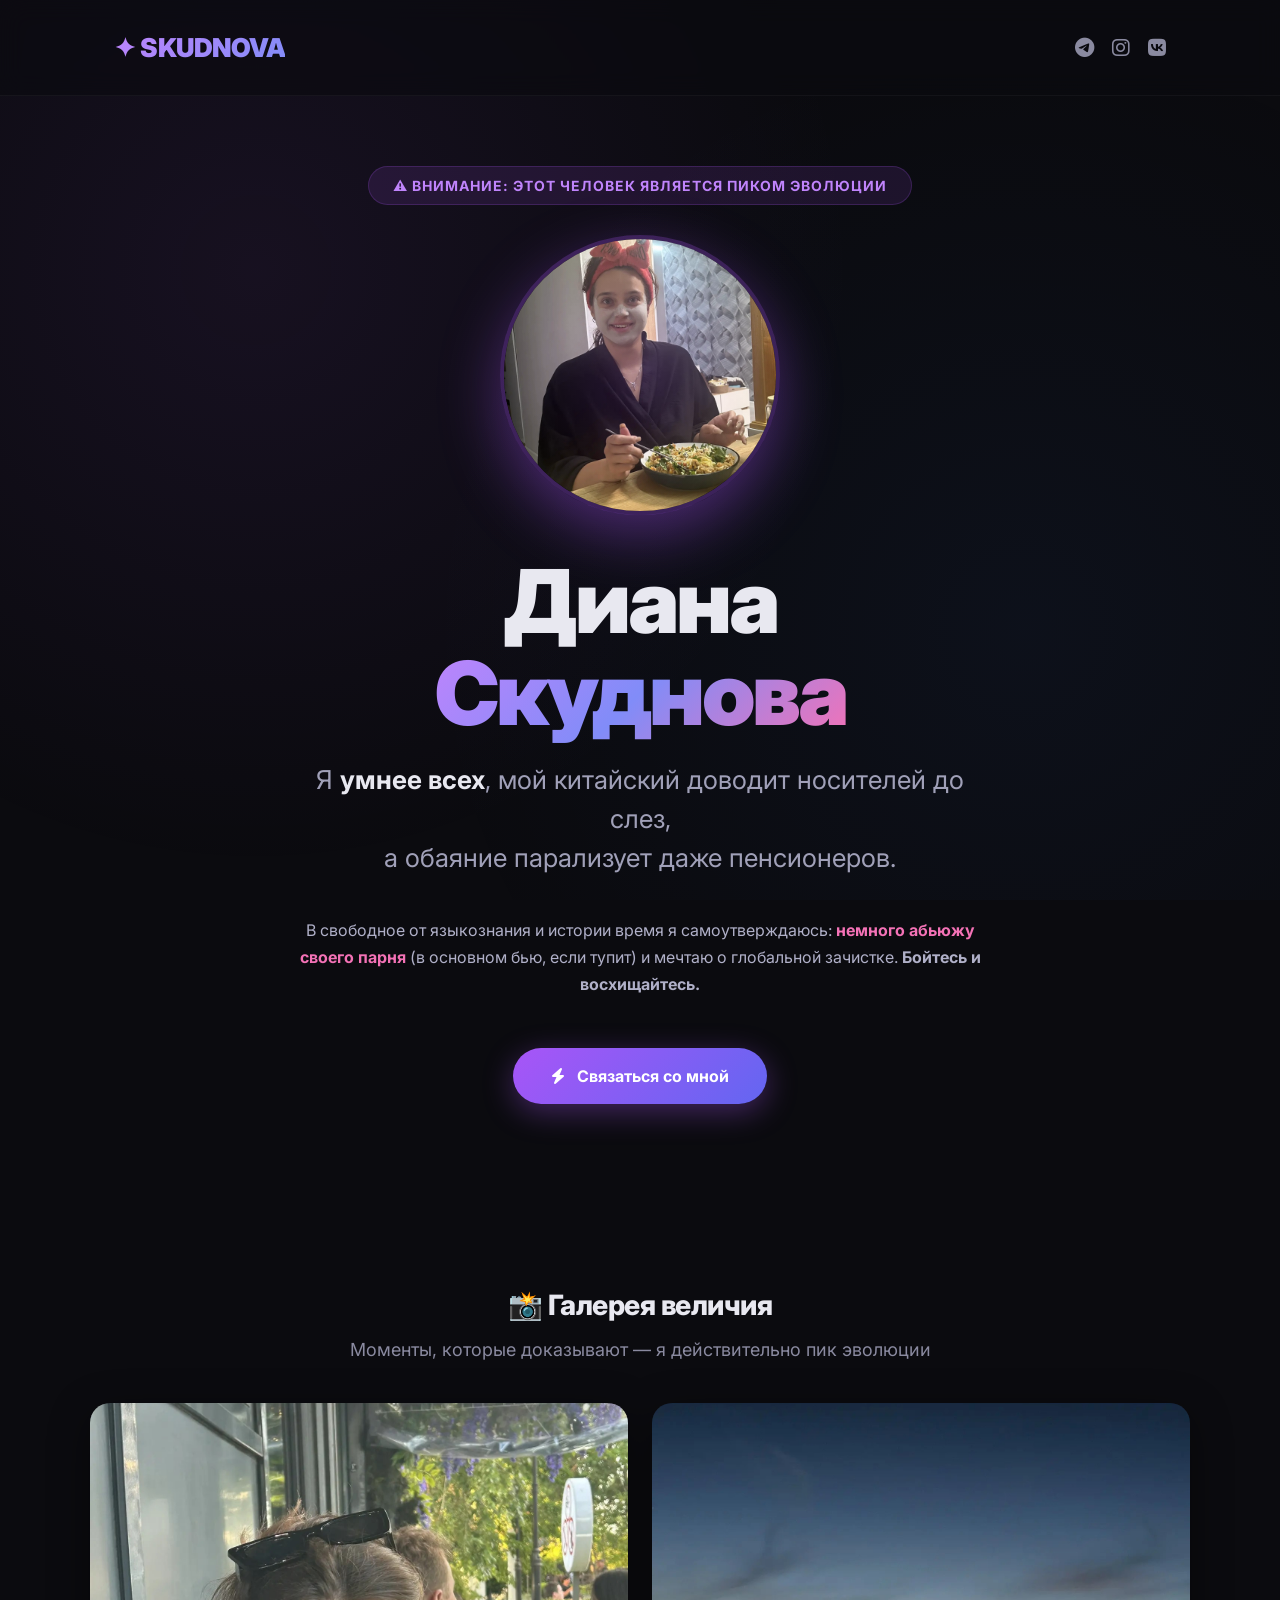
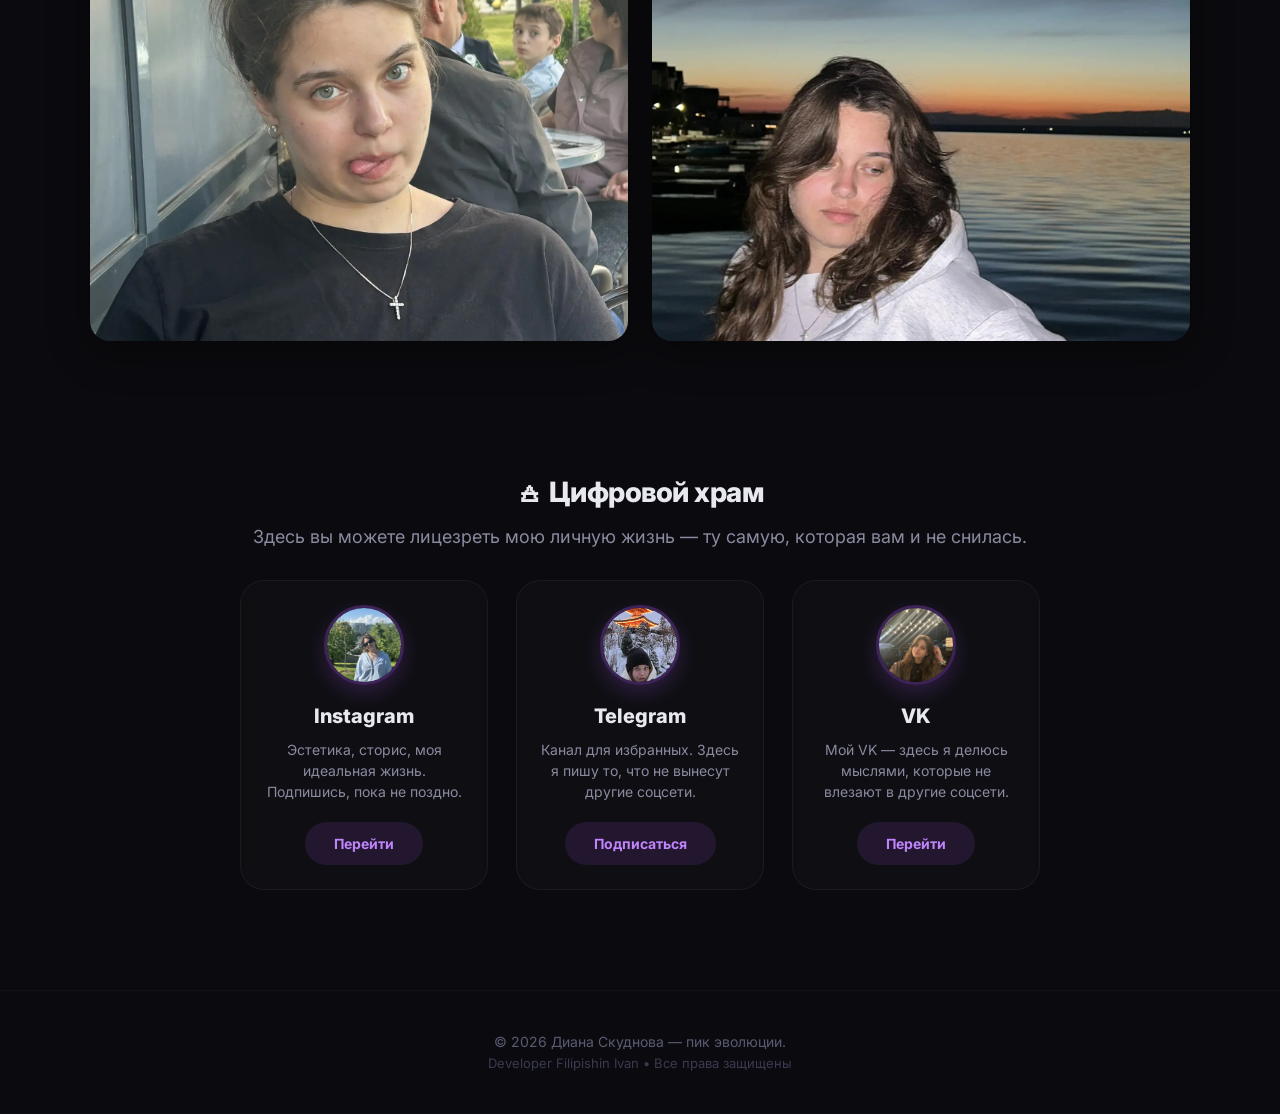
<file: index.html>
<!DOCTYPE html>
<html lang="ru">
<head>
    <meta charset="UTF-8" />
    <meta name="viewport" content="width=device-width, initial-scale=1.0" />
    <title>Диана Скуднова — Пик Эволюции</title>
    <link rel="preconnect" href="https://fonts.googleapis.com" />
    <link rel="preconnect" href="https://fonts.gstatic.com" crossorigin />
    <link href="https://fonts.googleapis.com/css2?family=Inter:opsz,wght@14..32,400;14..32,700;14..32,800;14..32,900&display=swap" rel="stylesheet" />
    <link rel="stylesheet" href="https://cdnjs.cloudflare.com/ajax/libs/font-awesome/6.5.0/css/all.min.css" />
    <link rel="stylesheet" href="style.css" />
</head>
<body>

    <!-- Анимированный фон -->
    <div class="bg-glow"></div>

    <!-- ШАПКА -->
    <header>
        <div class="container header-flex">
            <div class="logo">✦ SKUDNOVA</div>
            <div class="header-socials">
                <a href="#" data-social="telegram" class="social-link" aria-label="Telegram"><i class="fab fa-telegram-plane"></i></a>
                <a href="#" data-social="instagram" class="social-link" aria-label="Instagram"><i class="fab fa-instagram"></i></a>
                <a href="#" data-social="vk" class="social-link" aria-label="VK"><i class="fab fa-vk"></i></a>
            </div>
        </div>
    </header>

    <!-- ГЛАВНЫЙ БЛОК -->
    <section class="hero container">
        <div class="hero-badge">⚠️ Внимание: Этот человек является пиком эволюции</div>

        <!-- Главное фото -->
        <div class="hero-image-wrapper">
            <div class="hero-image">
                <img src="image/2e011817-6782-41d2-a543-ea348dd3446b.jfif" alt="Диана Скуднова" />
                <div class="image-glow"></div>
            </div>
        </div>

        <h1>
            Диана <br /><span class="highlight">Скуднова</span>
        </h1>
        <p class="subhead">
            Я <strong>умнее всех</strong>, мой китайский доводит носителей до слез,<br />
            а обаяние парализует даже пенсионеров.
        </p>
        <div class="hero-description">
            В свободное от языкознания и истории время я самоутверждаюсь: <span>немного абьюжу своего парня</span> (в основном бью, если тупит) и мечтаю о глобальной зачистке. <strong>Бойтесь и восхищайтесь.</strong>
        </div>
        <div class="hero-buttons">
            <a href="#social-section" class="btn btn-primary" id="scrollToSocial"><i class="fas fa-bolt"></i> Связаться со мной</a>
        </div>
    </section>

    <!-- ГАЛЕРЕЯ ФОТО -->
    <section class="gallery-section container">
        <h2 class="section-title">📸 Галерея величия</h2>
        <p class="section-subtitle">
            Моменты, которые доказывают — я действительно пик эволюции
        </p>
        <div class="gallery-grid" id="galleryGrid">
            <!-- Фото будут добавлены через JavaScript -->
        </div>
    </section>

    <!-- СОЦИАЛЬНЫЕ СЕТИ (цифровой храм) -->
    <section id="social-section" class="social-section container">
        <h2 class="section-title">🜁 Цифровой храм</h2>
        <p class="section-subtitle">
            Здесь вы можете лицезреть мою личную жизнь — ту самую, которая вам и не снилась.
        </p>

        <div class="social-grid" id="socialGrid">
            <!-- Карточки будут вставлены через JavaScript -->
        </div>
    </section>

    <!-- ПОДВАЛ -->
    <footer>
        <div class="container">
            <p>
                © 2026 Диана Скуднова — пик эволюции.
                <br />
                <span class="footer-dev">
                    Developer Filipishin Ivan • Все права защищены
                </span>
            </p>
        </div>
    </footer>

    <script src="script.js"></script>
</body>
</html>
</file>
<file: style.css>
/* ——— СБРОС И БАЗА ——— */
* {
    margin: 0;
    padding: 0;
    box-sizing: border-box;
}

body {
    font-family: 'Inter', sans-serif;
    background: #0b0b0f;
    color: #e8e8f0;
    line-height: 1.5;
    overflow-x: hidden;
}

html {
    scroll-behavior: smooth;
}

::-webkit-scrollbar {
    width: 6px;
}
::-webkit-scrollbar-track {
    background: #16161e;
}
::-webkit-scrollbar-thumb {
    background: #a855f7;
    border-radius: 10px;
}

.container {
    max-width: 1100px;
    margin: 0 auto;
    padding: 0 24px;
}

/* ——— АНИМИРОВАННЫЙ ФОН ——— */
.bg-glow {
    position: fixed;
    top: 0;
    left: 0;
    width: 100%;
    height: 100%;
    z-index: -1;
    background: radial-gradient(circle at 20% 30%, rgba(168, 85, 247, 0.08), transparent 50%),
                radial-gradient(circle at 80% 70%, rgba(59, 130, 246, 0.05), transparent 50%);
}

/* ——— ШАПКА ——— */
header {
    padding: 28px 0;
    border-bottom: 1px solid rgba(255, 255, 255, 0.04);
    backdrop-filter: blur(12px);
    background: rgba(11, 11, 15, 0.6);
    position: sticky;
    top: 0;
    z-index: 50;
}

.header-flex {
    display: flex;
    justify-content: space-between;
    align-items: center;
    flex-wrap: wrap;
    gap: 16px;
}

.logo {
    font-size: 26px;
    font-weight: 900;
    letter-spacing: -0.5px;
    background: linear-gradient(135deg, #c084fc, #818cf8);
    -webkit-background-clip: text;
    -webkit-text-fill-color: transparent;
    background-clip: text;
}

.header-socials {
    display: flex;
    gap: 18px;
}

.header-socials a {
    color: #8a8aa0;
    font-size: 20px;
    transition: all 0.3s ease;
    cursor: pointer;
    text-decoration: none;
}

.header-socials a:hover {
    color: #c084fc;
    transform: translateY(-2px) scale(1.1);
}

/* ——— ГЛАВНЫЙ БЛОК ——— */
.hero {
    padding: 70px 0 100px;
    display: flex;
    flex-direction: column;
    align-items: center;
    text-align: center;
}

.hero-badge {
    display: inline-block;
    background: rgba(168, 85, 247, 0.12);
    border: 1px solid rgba(168, 85, 247, 0.2);
    padding: 8px 24px;
    border-radius: 60px;
    font-size: 14px;
    font-weight: 700;
    letter-spacing: 1px;
    text-transform: uppercase;
    color: #c084fc;
    margin-bottom: 30px;
    animation: fadeUp 1s ease forwards;
}

.hero-image-wrapper {
    display: flex;
    justify-content: center;
    margin-bottom: 40px;
    animation: fadeUp 1s ease 0.05s forwards;
    opacity: 0;
}

.hero-image {
    position: relative;
    width: 280px;
    height: 280px;
    border-radius: 50%;
    overflow: hidden;
    box-shadow: 0 20px 60px rgba(168, 85, 247, 0.4);
    border: 4px solid rgba(168, 85, 247, 0.3);
    transition: all 0.4s ease;
}

.hero-image:hover {
    transform: scale(1.05) rotate(2deg);
    box-shadow: 0 30px 80px rgba(168, 85, 247, 0.6);
    border-color: rgba(168, 85, 247, 0.6);
}

.hero-image img {
    width: 100%;
    height: 100%;
    object-fit: cover;
    display: block;
}

.image-glow {
    position: absolute;
    top: 0;
    left: 0;
    right: 0;
    bottom: 0;
    background: radial-gradient(circle at center, rgba(168, 85, 247, 0.2), transparent 70%);
    pointer-events: none;
}

.hero h1 {
    font-size: clamp(44px, 10vw, 88px);
    font-weight: 900;
    line-height: 1.05;
    letter-spacing: -3px;
    margin-bottom: 20px;
    animation: fadeUp 1s ease 0.1s forwards;
    opacity: 0;
}

.hero h1 .highlight {
    background: linear-gradient(135deg, #c084fc, #818cf8, #f472b6);
    -webkit-background-clip: text;
    -webkit-text-fill-color: transparent;
    background-clip: text;
}

.hero .subhead {
    font-size: clamp(18px, 2.5vw, 26px);
    color: #a0a0b8;
    max-width: 700px;
    margin-bottom: 40px;
    font-weight: 400;
    animation: fadeUp 1s ease 0.2s forwards;
    opacity: 0;
}

.hero .subhead strong {
    color: #e8e8f0;
    font-weight: 700;
}

.hero-description {
    font-size: clamp(16px, 1.2vw, 20px);
    color: #b0b0c8;
    max-width: 720px;
    margin-bottom: 50px;
    line-height: 1.7;
    animation: fadeUp 1s ease 0.3s forwards;
    opacity: 0;
}

.hero-description span {
    color: #f472b6;
    font-weight: 700;
}

.hero-buttons {
    display: flex;
    flex-wrap: wrap;
    justify-content: center;
    gap: 18px;
    animation: fadeUp 1s ease 0.4s forwards;
    opacity: 0;
}

.btn {
    display: inline-flex;
    align-items: center;
    gap: 12px;
    padding: 16px 38px;
    border-radius: 60px;
    font-weight: 700;
    font-size: 16px;
    text-decoration: none;
    transition: all 0.3s ease;
    border: none;
    cursor: pointer;
}

.btn-primary {
    background: linear-gradient(135deg, #a855f7, #6366f1);
    color: #fff;
    box-shadow: 0 8px 30px rgba(168, 85, 247, 0.35);
}

.btn-primary:hover {
    transform: translateY(-4px);
    box-shadow: 0 14px 45px rgba(168, 85, 247, 0.5);
}

/* ——— ГАЛЕРЕЯ ——— */
.gallery-section {
    padding: 80px 0 100px;
}

.section-title {
    font-size: 28px;
    font-weight: 800;
    margin-bottom: 10px;
    letter-spacing: -0.5px;
    text-align: center;
}

.section-subtitle {
    color: #8a8aa0;
    margin-bottom: 30px;
    font-size: 18px;
    text-align: center;
}

.gallery-grid {
    display: grid;
    grid-template-columns: repeat(auto-fit, minmax(280px, 1fr));
    gap: 24px;
    margin-top: 40px;
    max-width: 1200px;
    margin-left: auto;
    margin-right: auto;
}

.gallery-item {
    position: relative;
    border-radius: 20px;
    overflow: hidden;
    aspect-ratio: 1;
    box-shadow: 0 10px 40px rgba(0, 0, 0, 0.4);
    cursor: pointer;
    transition: all 0.4s cubic-bezier(0.25, 0.46, 0.45, 0.94);
    opacity: 0;
    transform: translateY(40px);
    background: rgba(255, 255, 255, 0.02);
}

.gallery-item.visible {
    opacity: 1;
    transform: translateY(0);
}

.gallery-item:hover {
    transform: translateY(-10px) scale(1.02);
    box-shadow: 0 20px 60px rgba(168, 85, 247, 0.4);
}

.gallery-item img {
    width: 100%;
    height: 100%;
    object-fit: cover;
    transition: transform 0.5s ease;
}

.gallery-item:hover img {
    transform: scale(1.1);
}

.gallery-overlay {
    position: absolute;
    bottom: 0;
    left: 0;
    right: 0;
    background: linear-gradient(to top, rgba(11, 11, 15, 0.9), transparent);
    padding: 30px 20px 20px;
    opacity: 0;
    transition: opacity 0.3s ease;
}

.gallery-item:hover .gallery-overlay {
    opacity: 1;
}

.gallery-overlay p {
    color: #e8e8f0;
    font-size: 14px;
    font-weight: 600;
}

/* ——— СОЦИАЛЬНЫЕ СЕТИ ——— */
.social-section {
    padding: 30px 0 100px;
    scroll-margin-top: 80px;
}

.social-grid {
    display: grid;
    grid-template-columns: repeat(auto-fit, minmax(200px, 1fr));
    gap: 28px;
    margin-top: 20px;
    max-width: 800px;
    margin-left: auto;
    margin-right: auto;
}

.social-card {
    background: rgba(255, 255, 255, 0.02);
    border: 1px solid rgba(255, 255, 255, 0.05);
    border-radius: 24px;
    padding: 24px;
    text-align: center;
    backdrop-filter: blur(8px);
    transition: all 0.4s cubic-bezier(0.25, 0.46, 0.45, 0.94);
    position: relative;
    overflow: hidden;
}

.social-card::before {
    content: '';
    position: absolute;
    top: 0;
    left: 0;
    right: 0;
    bottom: 0;
    background: radial-gradient(circle at center, rgba(168, 85, 247, 0.05), transparent 70%);
    opacity: 0;
    transition: opacity 0.4s;
}

.social-card:hover {
    transform: translateY(-10px) scale(1.02);
    border-color: rgba(168, 85, 247, 0.3);
    box-shadow: 0 20px 60px rgba(0, 0, 0, 0.5);
}

.social-card:hover::before {
    opacity: 1;
}

.social-card-image {
    width: 80px;
    height: 80px;
    border-radius: 50%;
    overflow: hidden;
    margin: 0 auto 16px;
    border: 3px solid rgba(168, 85, 247, 0.3);
    box-shadow: 0 8px 20px rgba(168, 85, 247, 0.2);
}

.social-card-image img {
    width: 100%;
    height: 100%;
    object-fit: cover;
}

.social-card .icon {
    font-size: 44px;
    margin-bottom: 18px;
    display: block;
    color: #c084fc;
    transition: transform 0.3s;
}

.social-card:hover .icon {
    transform: scale(1.1) rotate(-4deg);
}

.social-card h3 {
    font-size: 20px;
    font-weight: 800;
    margin-bottom: 8px;
}

.social-card p {
    color: #8a8aa0;
    font-size: 14px;
    margin-bottom: 20px;
}

.social-card .btn-small {
    display: inline-block;
    padding: 10px 28px;
    border-radius: 40px;
    background: rgba(168, 85, 247, 0.12);
    color: #c084fc;
    font-weight: 700;
    font-size: 14px;
    text-decoration: none;
    transition: all 0.3s;
    cursor: pointer;
    border: 1px solid transparent;
}

.social-card .btn-small:hover {
    background: #a855f7;
    color: #fff;
    transform: scale(1.05);
    border-color: #a855f7;
    box-shadow: 0 0 25px rgba(168, 85, 247, 0.3);
}

/* ——— ПОДВАЛ ——— */
footer {
    padding: 40px 0;
    border-top: 1px solid rgba(255, 255, 255, 0.04);
    text-align: center;
    color: #5a5a72;
    font-size: 14px;
}

footer a {
    color: #8a8aa0;
    text-decoration: none;
}

footer a:hover {
    color: #c084fc;
}

.footer-dev {
    font-size: 13px;
    color: #3a3a52;
}

/* ——— АНИМАЦИИ ——— */
@keyframes fadeUp {
    0% { opacity: 0; transform: translateY(30px); }
    100% { opacity: 1; transform: translateY(0); }
}

/* ——— LIGHTBOX ——— */
.lightbox {
    display: none;
    position: fixed;
    top: 0;
    left: 0;
    width: 100%;
    height: 100%;
    background: rgba(11, 11, 15, 0.95);
    z-index: 1000;
    justify-content: center;
    align-items: center;
    padding: 20px;
}

.lightbox.active {
    display: flex;
}

.lightbox img {
    max-width: 90%;
    max-height: 90%;
    object-fit: contain;
    border-radius: 12px;
    box-shadow: 0 20px 80px rgba(0, 0, 0, 0.8);
}

.lightbox-close {
    position: absolute;
    top: 30px;
    right: 40px;
    font-size: 40px;
    color: #e8e8f0;
    cursor: pointer;
    transition: color 0.3s;
}

.lightbox-close:hover {
    color: #c084fc;
}

/* ============================================
   📱 МОБИЛЬНАЯ АДАПТАЦИЯ (TAPLINK STYLE)
   ============================================ */

/* Планшеты */
@media (max-width: 768px) {
    .container {
        padding: 0 20px;
    }

    .hero {
        padding: 50px 0 70px;
    }

    .hero-image {
        width: 240px;
        height: 240px;
    }

    .hero h1 {
        font-size: clamp(36px, 8vw, 60px);
        letter-spacing: -2px;
    }

    .gallery-grid {
        grid-template-columns: repeat(auto-fit, minmax(200px, 1fr));
        gap: 20px;
    }

    .social-grid {
        grid-template-columns: repeat(auto-fit, minmax(180px, 1fr));
        gap: 20px;
    }
}

/* Мобильные устройства */
@media (max-width: 640px) {
    .container {
        padding: 0 16px;
    }

    /* Шапка */
    header {
        padding: 20px 0;
    }

    .header-flex {
        flex-direction: column;
        gap: 12px;
    }

    .logo {
        font-size: 22px;
    }

    .header-socials {
        gap: 16px;
    }

    .header-socials a {
        font-size: 18px;
    }

    /* Главный блок */
    .hero {
        padding: 40px 0 60px;
    }

    .hero-badge {
        font-size: 12px;
        padding: 6px 18px;
        margin-bottom: 24px;
    }

    .hero-image {
        width: 200px;
        height: 200px;
        border-width: 3px;
    }

    .hero h1 {
        font-size: 32px;
        letter-spacing: -1px;
        margin-bottom: 16px;
    }

    .hero .subhead {
        font-size: 16px;
        margin-bottom: 30px;
    }

    .hero-description {
        font-size: 14px;
        margin-bottom: 40px;
    }

    .btn {
        padding: 14px 32px;
        font-size: 15px;
        width: 100%;
        justify-content: center;
    }

    /* Галерея */
    .gallery-section {
        padding: 60px 0 80px;
    }

    .section-title {
        font-size: 24px;
    }

    .section-subtitle {
        font-size: 16px;
        margin-bottom: 24px;
    }

    .gallery-grid {
        grid-template-columns: 1fr;
        gap: 16px;
        margin-top: 30px;
    }

    .gallery-item {
        aspect-ratio: 4/3;
    }

    /* Социальные сети */
    .social-section {
        padding: 20px 0 80px;
    }

    .social-grid {
        grid-template-columns: 1fr;
        gap: 16px;
        margin-top: 16px;
    }

    .social-card {
        padding: 20px;
    }

    .social-card-image {
        width: 70px;
        height: 70px;
    }

    .social-card .icon {
        font-size: 36px;
    }

    .social-card h3 {
        font-size: 18px;
    }

    .social-card p {
        font-size: 13px;
    }

    .social-card .btn-small {
        padding: 12px 24px;
        font-size: 13px;
        width: 100%;
    }

    /* Подвал */
    footer {
        padding: 30px 0;
        font-size: 13px;
    }

    .footer-dev {
        font-size: 12px;
    }

    /* Lightbox */
    .lightbox-close {
        top: 20px;
        right: 20px;
        font-size: 32px;
    }
}

/* Маленькие мобильные устройства */
@media (max-width: 380px) {
    .hero-image {
        width: 180px;
        height: 180px;
    }

    .hero h1 {
        font-size: 28px;
    }

    .hero .subhead {
        font-size: 14px;
    }

    .hero-description {
        font-size: 13px;
    }

    .btn {
        padding: 12px 28px;
        font-size: 14px;
    }

    .section-title {
        font-size: 22px;
    }

    .social-card-image {
        width: 60px;
        height: 60px;
    }
}

/* Горизонтальная ориентация на мобильных */
@media (max-height: 500px) and (orientation: landscape) {
    .hero {
        padding: 30px 0 40px;
    }

    .hero-image {
        width: 150px;
        height: 150px;
        margin-bottom: 20px;
    }

    .hero h1 {
        font-size: 28px;
        margin-bottom: 12px;
    }

    .hero .subhead {
        font-size: 14px;
        margin-bottom: 20px;
    }

    .hero-description {
        font-size: 13px;
        margin-bottom: 30px;
    }
}

/* Поддержка тёмной темы системы */
@media (prefers-color-scheme: dark) {
    body {
        background: #0b0b0f;
        color: #e8e8f0;
    }
}

/* Уменьшение анимаций для пользователей с предпочтением */
@media (prefers-reduced-motion: reduce) {
    * {
        animation-duration: 0.01ms !important;
        animation-iteration-count: 1 !important;
        transition-duration: 0.01ms !important;
    }
}
</file>
